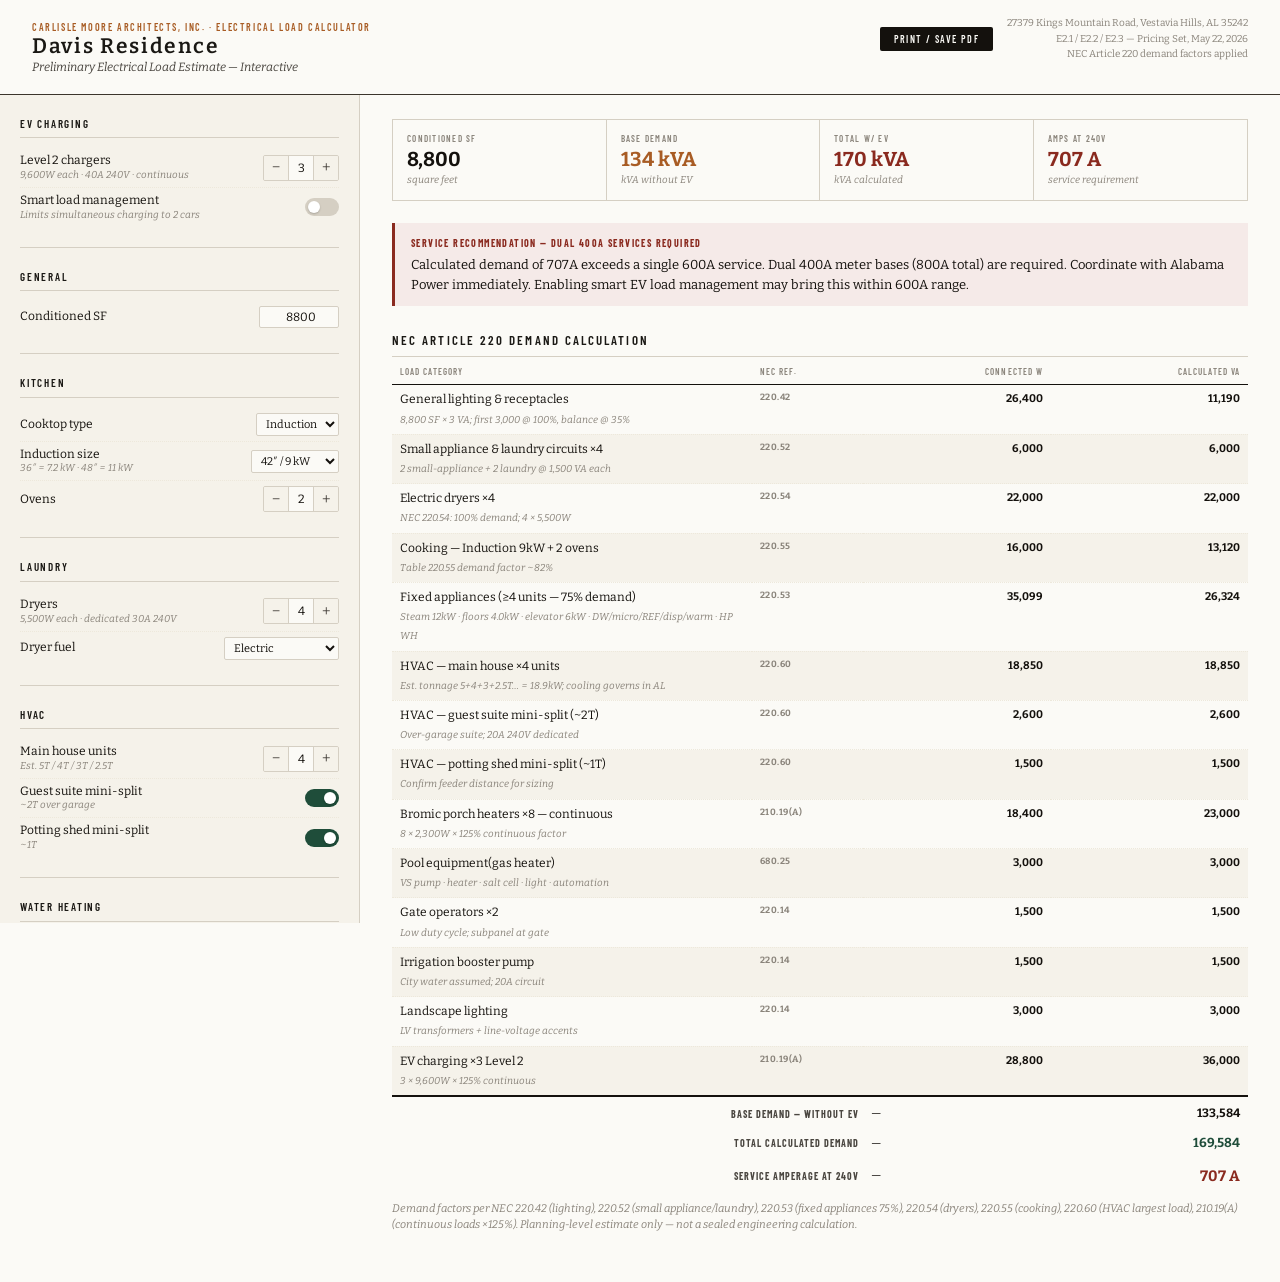
<file: Davis_Loads.html>
<!DOCTYPE html>
<html lang="en">
<head>
<meta charset="UTF-8">
<meta name="viewport" content="width=device-width, initial-scale=1.0">
<title>Davis Residence · Electrical Load Calculator</title>
<link rel="preconnect" href="https://fonts.googleapis.com">
<link rel="preconnect" href="https://fonts.gstatic.com" crossorigin>
<link href="https://fonts.googleapis.com/css2?family=Bitter:ital,wght@0,400;0,500;0,600;0,700;1,400;1,600&family=Barlow+Condensed:wght@400;500;600;700&display=swap" rel="stylesheet">
<style>
  :root {
    --ink:              #14110d;
    --ink-soft:         #4a4640;
    --ink-faint:        #8a847b;
    --rule:             #d5cfc3;
    --rule-soft:        #ede8db;
    --paper:            #fbfaf6;
    --paper-2:          #f5f2ea;
    --paper-3:          #efebd8;
    --collected:        #1f4d3a;
    --collected-bright: #2f6b53;
    --collected-tint:   #e8efe5;
    --warn:             #8a2a1f;
    --warn-tint:        #f5eae8;
    --cma-accent:       #a85c24;
    --cma-accent-tint:  #f6ece1;
    --cma-accent-rule:  #d6b59a;
    --engraved:         #1a1814;
    --engraved-rule:    #3b352c;
    --letter-eng:       0.22em;
    --letter-label:     0.10em;
    --font-display:     'Bitter', Georgia, serif;
    --font-body:        'Bitter', Georgia, serif;
    --font-strap:       'Barlow Condensed', 'Helvetica Neue', Arial, sans-serif;
    --font-mono:        'Bitter', Georgia, serif;
  }

  *, *::before, *::after { box-sizing: border-box; margin: 0; padding: 0; }
  html { scroll-behavior: smooth; }

  body {
    background: var(--paper);
    color: var(--ink);
    font-family: var(--font-body);
    font-size: 14px;
    line-height: 1.6;
    min-height: 100vh;
  }

  /* ── MASTHEAD ── */
  .masthead {
    background: var(--paper);
    border-bottom: 1.5px solid var(--engraved-rule);
    padding: 16px 32px 14px;
    position: sticky;
    top: 0;
    z-index: 100;
    display: flex;
    align-items: center;
    justify-content: space-between;
    gap: 24px;
  }
  .masthead-left { display: flex; flex-direction: column; gap: 1px; }
  .masthead-eyebrow {
    font-family: var(--font-strap);
    font-size: 10px;
    font-weight: 600;
    letter-spacing: 0.16em;
    text-transform: uppercase;
    color: var(--cma-accent);
  }
  .masthead h1 {
    font-family: var(--font-display);
    font-weight: 600;
    font-size: 21px;
    letter-spacing: 0.08em;
    color: var(--engraved);
    line-height: 1;
  }
  .masthead-sub {
    font-family: var(--font-body);
    font-style: italic;
    font-size: 12px;
    color: var(--ink-soft);
  }
  .masthead-right {
    display: flex;
    flex-direction: column;
    align-items: flex-end;
    gap: 3px;
  }
  .masthead-meta {
    font-family: var(--font-body);
    font-size: 10px;
    color: var(--ink-faint);
    text-align: right;
    line-height: 1.55;
  }
  .save-indicator {
    font-family: var(--font-body);
    font-size: 9px;
    font-style: italic;
    color: var(--collected);
    letter-spacing: 0.03em;
    opacity: 0;
    transition: opacity 0.4s;
  }
  .save-indicator.visible { opacity: 1; }

  /* ── LAYOUT ── */
  .app-shell {
    display: grid;
    grid-template-columns: 360px 1fr;
    min-height: calc(100vh - 72px);
  }

  /* ── LEFT PANEL ── */
  .controls-panel {
    background: var(--paper-2);
    border-right: 1px solid var(--rule);
    padding: 20px 20px 48px;
    overflow-y: auto;
    max-height: calc(100vh - 72px);
    position: sticky;
    top: 72px;
  }

  .panel-section {
    margin-bottom: 20px;
    padding-bottom: 20px;
    border-bottom: 0.5px solid var(--rule);
  }
  .panel-section:last-child { border-bottom: none; margin-bottom: 0; }

  .panel-heading {
    font-family: var(--font-strap);
    font-weight: 600;
    font-size: 11px;
    letter-spacing: 0.16em;
    text-transform: uppercase;
    color: var(--engraved);
    margin-bottom: 10px;
    padding-bottom: 5px;
    border-bottom: 0.75px solid var(--rule);
  }

  .control-row {
    display: flex;
    align-items: center;
    justify-content: space-between;
    padding: 5px 0;
    border-bottom: 0.5px dotted var(--rule-soft);
    gap: 10px;
  }
  .control-row:last-child { border-bottom: none; }

  .control-label {
    font-family: var(--font-body);
    font-size: 12px;
    color: var(--ink);
    flex: 1;
    line-height: 1.3;
  }
  .control-label small {
    display: block;
    font-style: italic;
    font-size: 10px;
    color: var(--ink-faint);
  }

  /* Number input */
  .num-input {
    font-family: var(--font-body);
    font-size: 12px;
    background: var(--paper);
    border: 1px solid var(--rule);
    color: var(--ink);
    padding: 3px 7px;
    border-radius: 2px;
    width: 80px;
    text-align: right;
  }
  .num-input:focus {
    outline: none;
    border-color: var(--cma-accent-rule);
  }

  /* Toggle */
  .toggle { position: relative; display: inline-block; width: 34px; height: 18px; flex-shrink: 0; }
  .toggle input { opacity: 0; width: 0; height: 0; }
  .toggle-slider {
    position: absolute;
    inset: 0;
    background: var(--rule);
    border-radius: 18px;
    cursor: pointer;
    transition: background 0.2s;
  }
  .toggle-slider::before {
    content: '';
    position: absolute;
    width: 12px; height: 12px;
    left: 3px; top: 3px;
    background: white;
    border-radius: 50%;
    transition: transform 0.2s;
    box-shadow: 0 1px 2px rgba(0,0,0,0.2);
  }
  .toggle input:checked + .toggle-slider { background: var(--collected); }
  .toggle input:checked + .toggle-slider::before { transform: translateX(16px); }

  /* Stepper */
  .stepper { display: flex; align-items: center; border: 1px solid var(--rule); border-radius: 2px; overflow: hidden; flex-shrink: 0; }
  .stepper button {
    background: var(--paper-2);
    border: none;
    width: 24px; height: 24px;
    font-family: var(--font-body);
    font-size: 15px;
    color: var(--ink-soft);
    cursor: pointer;
    display: flex; align-items: center; justify-content: center;
    transition: background 0.15s;
    line-height: 1;
  }
  .stepper button:hover { background: var(--paper-3); color: var(--ink); }
  .stepper .stepper-val {
    font-family: var(--font-body);
    font-size: 12px;
    min-width: 26px;
    text-align: center;
    background: var(--paper);
    color: var(--ink);
    border-left: 1px solid var(--rule);
    border-right: 1px solid var(--rule);
    padding: 0 3px;
    line-height: 24px;
    height: 24px;
  }

  /* Select */
  .ctrl-select {
    font-family: var(--font-body);
    font-size: 11px;
    background: var(--paper);
    border: 1px solid var(--rule);
    color: var(--ink);
    padding: 3px 5px;
    border-radius: 2px;
    cursor: pointer;
    flex-shrink: 0;
  }

  /* ── RIGHT PANEL ── */
  .results-panel { padding: 24px 32px 48px; overflow-y: auto; }

  /* KPI strip */
  .kpi-strip {
    display: grid;
    grid-template-columns: repeat(4, 1fr);
    border: 1px solid var(--rule);
    margin-bottom: 22px;
  }
  .kpi { padding: 12px 14px; border-right: 1px solid var(--rule); }
  .kpi:last-child { border-right: none; }
  .kpi-label {
    font-family: var(--font-strap);
    font-size: 9px;
    font-weight: 600;
    letter-spacing: 0.14em;
    text-transform: uppercase;
    color: var(--ink-faint);
    margin-bottom: 3px;
  }
  .kpi-value {
    font-family: var(--font-display);
    font-size: 20px;
    font-weight: 700;
    color: var(--ink);
    line-height: 1;
    transition: color 0.3s;
  }
  .kpi-value.accent { color: var(--cma-accent); }
  .kpi-value.warn   { color: var(--warn); }
  .kpi-value.forest { color: var(--collected); }
  .kpi-sub { font-family: var(--font-body); font-style: italic; font-size: 10px; color: var(--ink-faint); margin-top: 3px; }

  /* Service banner */
  .service-banner {
    padding: 12px 16px;
    margin-bottom: 22px;
    border-left: 3px solid var(--cma-accent);
    background: var(--cma-accent-tint);
    transition: background 0.3s, border-color 0.3s;
  }
  .service-banner.green { border-left-color: var(--collected); background: var(--collected-tint); }
  .service-banner.red   { border-left-color: var(--warn);      background: var(--warn-tint); }
  .service-banner-label {
    font-family: var(--font-strap);
    font-size: 10px;
    font-weight: 700;
    letter-spacing: 0.14em;
    text-transform: uppercase;
    color: var(--cma-accent);
    margin-bottom: 4px;
    transition: color 0.3s;
  }
  .service-banner.green .service-banner-label { color: var(--collected); }
  .service-banner.red   .service-banner-label { color: var(--warn); }
  .service-banner-text { font-family: var(--font-body); font-size: 13px; color: var(--ink); line-height: 1.5; }

  /* Section heading */
  .results-section-heading {
    font-family: var(--font-strap);
    font-weight: 600;
    font-size: 13px;
    letter-spacing: 0.16em;
    text-transform: uppercase;
    color: var(--engraved);
    margin-bottom: 8px;
    padding-bottom: 5px;
    border-bottom: 1px solid var(--rule);
    margin-top: 24px;
  }
  .results-section-heading:first-of-type { margin-top: 0; }

  /* Load table */
  table.load-table { width: 100%; border-collapse: collapse; font-size: 12px; margin-bottom: 6px; }
  table.load-table thead th {
    font-family: var(--font-strap);
    font-size: 9px;
    font-weight: 600;
    letter-spacing: 0.12em;
    text-transform: uppercase;
    color: var(--ink-faint);
    border-bottom: 1.5px solid var(--ink);
    padding: 0 8px 5px;
    text-align: left;
  }
  table.load-table thead th.r { text-align: right; }
  table.load-table tbody tr { border-bottom: 0.5px dotted var(--rule-soft); transition: opacity 0.3s; }
  table.load-table tbody tr.disabled { opacity: 0.3; }
  table.load-table tbody tr:nth-child(even):not(.disabled) { background: var(--paper-2); }
  table.load-table tbody td { padding: 5px 8px; font-family: var(--font-body); font-size: 12px; vertical-align: top; }
  table.load-table tbody td.mono { font-family: var(--font-body); font-size: 11px; text-align: right; color: var(--ink-soft); white-space: nowrap; }
  table.load-table tbody td.mono.active { color: var(--ink); font-weight: 700; }
  table.load-table tbody td.tag {
    font-family: var(--font-body);
    font-size: 9px;
    font-weight: 700;
    text-transform: uppercase;
    letter-spacing: 0.06em;
    color: var(--ink-faint);
  }
  table.load-table tfoot tr:first-child td { border-top: 2px solid var(--ink); padding-top: 7px; }
  table.load-table tfoot td { padding: 5px 8px; font-family: var(--font-body); font-size: 12px; }
  table.load-table tfoot td.label {
    font-family: var(--font-strap);
    font-size: 10px;
    font-weight: 700;
    letter-spacing: 0.10em;
    text-transform: uppercase;
    color: var(--ink-soft);
    text-align: right;
    padding-right: 4px;
  }
  table.load-table tfoot td.total-val  { text-align: right; font-weight: 700; font-size: 13px; color: var(--collected); }
  table.load-table tfoot td.total-amps { text-align: right; font-weight: 700; font-size: 15px; color: var(--warn); }

  .nec-note { font-family: var(--font-body); font-style: italic; font-size: 11px; color: var(--ink-faint); margin-top: 8px; line-height: 1.5; }

  @keyframes flash { 0% { background: var(--cma-accent-tint); } 100% { background: transparent; } }
  .flash { animation: flash 0.5s ease-out; }

  ::-webkit-scrollbar { width: 4px; }
  ::-webkit-scrollbar-track { background: var(--paper-2); }
  ::-webkit-scrollbar-thumb { background: var(--rule); border-radius: 3px; }

  /* ── Print button ── */
  .print-btn {
    font-family: var(--font-strap);
    font-size: 10px;
    font-weight: 600;
    letter-spacing: 0.14em;
    text-transform: uppercase;
    color: var(--paper);
    background: var(--ink);
    border: none;
    padding: 6px 14px;
    cursor: pointer;
    border-radius: 2px;
    transition: background 0.15s;
    flex-shrink: 0;
  }
  .print-btn:hover { background: var(--cma-accent); }

  /* ── Print stylesheet ── */
  @media print {
    @page { size: letter; margin: 0.75in 0.85in; }

    * { -webkit-print-color-adjust: exact !important; print-color-adjust: exact !important; }

    body { background: white; font-size: 11px; }

    .masthead {
      position: static;
      border-bottom: 1.5px solid var(--engraved-rule);
      padding: 0 0 12pt 0;
      margin-bottom: 16pt;
    }
    .masthead-eyebrow { font-size: 8px; }
    .masthead h1 { font-size: 20px; }
    .save-indicator,
    .print-btn { display: none !important; }

    .app-shell {
      display: block;
    }
    .controls-panel { display: none !important; }
    .results-panel {
      padding: 0;
      overflow: visible;
    }

    .kpi-strip {
      border: 0.75px solid var(--rule);
      margin-bottom: 14pt;
      page-break-inside: avoid;
    }
    .kpi { padding: 10pt 12pt; }
    .kpi-value { font-size: 18px; }

    .service-banner {
      margin-bottom: 14pt;
      page-break-inside: avoid;
    }

    .results-section-heading { margin-top: 16pt; }

    table.load-table { font-size: 9.5px; }
    table.load-table thead th { font-size: 7.5px; padding-bottom: 4pt; }
    table.load-table tbody td { padding: 4pt 6pt; }
    table.load-table tfoot td { padding: 4pt 6pt; }
    table.load-table tfoot td.total-amps { font-size: 13px; }

    .nec-note { font-size: 9px; margin-top: 10pt; }

    /* Print footer */
    .print-footer {
      display: block !important;
      margin-top: 20pt;
      padding-top: 6pt;
      border-top: 0.5px solid var(--rule);
      font-family: var(--font-body);
      font-size: 8px;
      font-style: italic;
      color: var(--ink-faint);
    }
  }
  /* Hide print footer on screen */
  .print-footer { display: none; }
</style>
</head>
<body>

<header class="masthead">
  <div class="masthead-left">
    <div class="masthead-eyebrow">Carlisle Moore Architects, Inc. · Electrical Load Calculator</div>
    <h1>Davis Residence</h1>
    <div class="masthead-sub">Preliminary Electrical Load Estimate — Interactive</div>
  </div>
  <div class="masthead-right">
    <div style="display:flex;align-items:center;gap:14px;">
      <button class="print-btn" onclick="window.print()">Print / Save PDF</button>
      <div class="masthead-meta">
        27379 Kings Mountain Road, Vestavia Hills, AL 35242<br>
        E2.1 / E2.2 / E2.3 — Pricing Set, May 22, 2026<br>
        NEC Article 220 demand factors applied
      </div>
    </div>
    <div class="save-indicator" id="save-indicator">Saved</div>
  </div>
</header>

<div class="app-shell">

  <!-- LEFT: CONTROLS -->
  <aside class="controls-panel">

    <!-- EV CHARGING — top -->
    <div class="panel-section">
      <div class="panel-heading">EV Charging</div>
      <div class="control-row">
        <div class="control-label">Level 2 chargers<small>9,600W each · 40A 240V · continuous</small></div>
        <div class="stepper">
          <button onclick="step('ev',-1)">−</button>
          <div class="stepper-val" id="ev-val">3</div>
          <button onclick="step('ev',1)">+</button>
        </div>
      </div>
      <div class="control-row">
        <div class="control-label">Smart load management<small>Limits simultaneous charging to 2 cars</small></div>
        <label class="toggle"><input type="checkbox" id="ev-mgmt" onchange="save()"><span class="toggle-slider"></span></label>
      </div>
    </div>

    <!-- GENERAL -->
    <div class="panel-section">
      <div class="panel-heading">General</div>
      <div class="control-row">
        <div class="control-label">Conditioned SF</div>
        <input type="number" class="num-input" id="sf-input" value="8800" min="1000" max="30000" step="100" onchange="save()" oninput="save()">
      </div>
    </div>

    <!-- KITCHEN -->
    <div class="panel-section">
      <div class="panel-heading">Kitchen</div>
      <div class="control-row">
        <div class="control-label">Cooktop type</div>
        <select class="ctrl-select" id="cooktop-type" onchange="save()">
          <option value="induction">Induction</option>
          <option value="gas">Gas</option>
        </select>
      </div>
      <div class="control-row">
        <div class="control-label">Induction size<small>36″ = 7.2 kW · 48″ = 11 kW</small></div>
        <select class="ctrl-select" id="cooktop-size" onchange="save()">
          <option value="7200">36″ / 7.2 kW</option>
          <option value="9000" selected>42″ / 9 kW</option>
          <option value="11000">48″ / 11 kW</option>
        </select>
      </div>
      <div class="control-row">
        <div class="control-label">Ovens</div>
        <div class="stepper">
          <button onclick="step('ovens',-1)">−</button>
          <div class="stepper-val" id="ovens-val">2</div>
          <button onclick="step('ovens',1)">+</button>
        </div>
      </div>
    </div>

    <!-- LAUNDRY -->
    <div class="panel-section">
      <div class="panel-heading">Laundry</div>
      <div class="control-row">
        <div class="control-label">Dryers<small>5,500W each · dedicated 30A 240V</small></div>
        <div class="stepper">
          <button onclick="step('dryers',-1)">−</button>
          <div class="stepper-val" id="dryers-val">4</div>
          <button onclick="step('dryers',1)">+</button>
        </div>
      </div>
      <div class="control-row">
        <div class="control-label">Dryer fuel</div>
        <select class="ctrl-select" id="dryer-type" onchange="save()">
          <option value="electric" selected>Electric</option>
          <option value="gas">Gas (motor only)</option>
        </select>
      </div>
    </div>

    <!-- HVAC -->
    <div class="panel-section">
      <div class="panel-heading">HVAC</div>
      <div class="control-row">
        <div class="control-label">Main house units<small>Est. 5T / 4T / 3T / 2.5T</small></div>
        <div class="stepper">
          <button onclick="step('hvac',-1)">−</button>
          <div class="stepper-val" id="hvac-val">4</div>
          <button onclick="step('hvac',1)">+</button>
        </div>
      </div>
      <div class="control-row">
        <div class="control-label">Guest suite mini-split<small>~2T over garage</small></div>
        <label class="toggle"><input type="checkbox" id="hvac-guest" checked onchange="save()"><span class="toggle-slider"></span></label>
      </div>
      <div class="control-row">
        <div class="control-label">Potting shed mini-split<small>~1T</small></div>
        <label class="toggle"><input type="checkbox" id="hvac-shed" checked onchange="save()"><span class="toggle-slider"></span></label>
      </div>
    </div>

    <!-- WATER HEATING -->
    <div class="panel-section">
      <div class="panel-heading">Water Heating</div>
      <div class="control-row">
        <div class="control-label">Guest suite — heat pump WH<small>30A 240V · ~800W avg demand</small></div>
        <label class="toggle"><input type="checkbox" id="wh-guest" checked onchange="save()"><span class="toggle-slider"></span></label>
      </div>
      <div class="control-row">
        <div class="control-label">Main house — electric WH<small>Gas assumed by default</small></div>
        <label class="toggle"><input type="checkbox" id="wh-main" onchange="save()"><span class="toggle-slider"></span></label>
      </div>
    </div>

    <!-- SPA & COMFORT -->
    <div class="panel-section">
      <div class="panel-heading">Spa &amp; Comfort</div>
      <div class="control-row">
        <div class="control-label">Steam shower generator<small>12 kW · dedicated 50A 240V</small></div>
        <label class="toggle"><input type="checkbox" id="steam" checked onchange="save()"><span class="toggle-slider"></span></label>
      </div>
      <div class="control-row">
        <div class="control-label">Heated floor baths<small>~1,333W each</small></div>
        <div class="stepper">
          <button onclick="step('hfloor',-1)">−</button>
          <div class="stepper-val" id="hfloor-val">3</div>
          <button onclick="step('hfloor',1)">+</button>
        </div>
      </div>
      <div class="control-row">
        <div class="control-label">Bromic porch heaters<small>2,300W · continuous load</small></div>
        <div class="stepper">
          <button onclick="step('bromic',-1)">−</button>
          <div class="stepper-val" id="bromic-val">8</div>
          <button onclick="step('bromic',1)">+</button>
        </div>
      </div>
    </div>

    <!-- ELEVATOR & POOL -->
    <div class="panel-section">
      <div class="panel-heading">Elevator &amp; Pool</div>
      <div class="control-row">
        <div class="control-label">Elevator<small>~6,000W · 30A 240V</small></div>
        <label class="toggle"><input type="checkbox" id="elevator" checked onchange="save()"><span class="toggle-slider"></span></label>
      </div>
      <div class="control-row">
        <div class="control-label">Pool equipment</div>
        <label class="toggle"><input type="checkbox" id="pool" checked onchange="save()"><span class="toggle-slider"></span></label>
      </div>
      <div class="control-row">
        <div class="control-label">Pool heater type</div>
        <select class="ctrl-select" id="pool-heater" onchange="save()">
          <option value="gas" selected>Gas</option>
          <option value="heatpump">Electric Heat Pump</option>
        </select>
      </div>
    </div>

    <!-- SITE -->
    <div class="panel-section">
      <div class="panel-heading">Site &amp; Outbuildings</div>
      <div class="control-row">
        <div class="control-label">Gate operators × 2</div>
        <label class="toggle"><input type="checkbox" id="gates" checked onchange="save()"><span class="toggle-slider"></span></label>
      </div>
      <div class="control-row">
        <div class="control-label">Irrigation booster pump</div>
        <label class="toggle"><input type="checkbox" id="irrigation" checked onchange="save()"><span class="toggle-slider"></span></label>
      </div>
      <div class="control-row">
        <div class="control-label">Landscape lighting<small>LV transformers + line voltage</small></div>
        <label class="toggle"><input type="checkbox" id="landscape" checked onchange="save()"><span class="toggle-slider"></span></label>
      </div>
    </div>

  </aside>

  <!-- RIGHT: RESULTS -->
  <main class="results-panel">

    <div class="kpi-strip">
      <div class="kpi">
        <div class="kpi-label">Conditioned SF</div>
        <div class="kpi-value" id="kpi-sf">8,800</div>
        <div class="kpi-sub">square feet</div>
      </div>
      <div class="kpi">
        <div class="kpi-label">Base Demand</div>
        <div class="kpi-value accent" id="kpi-base">—</div>
        <div class="kpi-sub">kVA without EV</div>
      </div>
      <div class="kpi">
        <div class="kpi-label">Total w/ EV</div>
        <div class="kpi-value warn" id="kpi-total">—</div>
        <div class="kpi-sub">kVA calculated</div>
      </div>
      <div class="kpi">
        <div class="kpi-label">Amps at 240V</div>
        <div class="kpi-value warn" id="kpi-amps">—</div>
        <div class="kpi-sub">service requirement</div>
      </div>
    </div>

    <div class="service-banner" id="service-banner">
      <div class="service-banner-label" id="service-banner-label">Service Recommendation</div>
      <div class="service-banner-text" id="service-banner-text">Calculating…</div>
    </div>

    <div class="results-section-heading">NEC Article 220 Demand Calculation</div>
    <table class="load-table">
      <thead>
        <tr>
          <th style="width:42%">Load Category</th>
          <th style="width:13%">NEC Ref.</th>
          <th class="r" style="width:22%">Connected W</th>
          <th class="r" style="width:23%">Calculated VA</th>
        </tr>
      </thead>
      <tbody id="load-tbody"></tbody>
      <tfoot id="load-tfoot"></tfoot>
    </table>
    <p class="nec-note">Demand factors per NEC 220.42 (lighting), 220.52 (small appliance/laundry), 220.53 (fixed appliances 75%), 220.54 (dryers), 220.55 (cooking), 220.60 (HVAC largest load), 210.19(A) (continuous loads ×125%). Planning-level estimate only — not a sealed engineering calculation.</p>

  </main>
</div>

<script>
// ── Default state ──────────────────────────────────────────────────────────
const DEFAULTS = {
  sf: 8800,
  cooktopType: 'induction',
  cooktopSize: '9000',
  ovens: 2,
  dryers: 4,
  dryerType: 'electric',
  hvac: 4,
  hvacGuest: true,
  hvacShed: true,
  whGuest: true,
  whMain: false,
  steam: true,
  hfloor: 3,
  bromic: 8,
  elevator: true,
  pool: true,
  poolHeater: 'gas',
  gates: true,
  irrigation: true,
  landscape: true,
  ev: 3,
  evMgmt: false,
};

let state = { ...DEFAULTS };

// ── Persistence ────────────────────────────────────────────────────────────
const STORAGE_KEY = 'davis-elec-calc-v1';

function loadFromStorage() {
  try {
    const stored = localStorage.getItem(STORAGE_KEY);
    if (stored) {
      const parsed = JSON.parse(stored);
      state = { ...DEFAULTS, ...parsed };
    }
  } catch(e) { /* use defaults */ }
}

let saveTimer = null;
function save() {
  // Read all controls into state immediately
  readControls();
  calc();
  // Debounce the actual localStorage write
  clearTimeout(saveTimer);
  saveTimer = setTimeout(() => {
    try {
      localStorage.setItem(STORAGE_KEY, JSON.stringify(state));
      const ind = document.getElementById('save-indicator');
      ind.classList.add('visible');
      setTimeout(() => ind.classList.remove('visible'), 1800);
    } catch(e) {}
  }, 400);
}

function readControls() {
  state.sf          = parseInt(document.getElementById('sf-input').value) || 8800;
  state.cooktopType = document.getElementById('cooktop-type').value;
  state.cooktopSize = document.getElementById('cooktop-size').value;
  state.ovens       = parseInt(document.getElementById('ovens-val').textContent);
  state.dryers      = parseInt(document.getElementById('dryers-val').textContent);
  state.dryerType   = document.getElementById('dryer-type').value;
  state.hvac        = parseInt(document.getElementById('hvac-val').textContent);
  state.hvacGuest   = document.getElementById('hvac-guest').checked;
  state.hvacShed    = document.getElementById('hvac-shed').checked;
  state.whGuest     = document.getElementById('wh-guest').checked;
  state.whMain      = document.getElementById('wh-main').checked;
  state.steam       = document.getElementById('steam').checked;
  state.hfloor      = parseInt(document.getElementById('hfloor-val').textContent);
  state.bromic      = parseInt(document.getElementById('bromic-val').textContent);
  state.elevator    = document.getElementById('elevator').checked;
  state.pool        = document.getElementById('pool').checked;
  state.poolHeater  = document.getElementById('pool-heater').value;
  state.gates       = document.getElementById('gates').checked;
  state.irrigation  = document.getElementById('irrigation').checked;
  state.landscape   = document.getElementById('landscape').checked;
  state.ev          = parseInt(document.getElementById('ev-val').textContent);
  state.evMgmt      = document.getElementById('ev-mgmt').checked;
}

function applyStateToControls() {
  document.getElementById('sf-input').value        = state.sf;
  document.getElementById('cooktop-type').value    = state.cooktopType;
  document.getElementById('cooktop-size').value    = state.cooktopSize;
  document.getElementById('ovens-val').textContent = state.ovens;
  document.getElementById('dryers-val').textContent= state.dryers;
  document.getElementById('dryer-type').value      = state.dryerType;
  document.getElementById('hvac-val').textContent  = state.hvac;
  document.getElementById('hvac-guest').checked    = state.hvacGuest;
  document.getElementById('hvac-shed').checked     = state.hvacShed;
  document.getElementById('wh-guest').checked      = state.whGuest;
  document.getElementById('wh-main').checked       = state.whMain;
  document.getElementById('steam').checked         = state.steam;
  document.getElementById('hfloor-val').textContent= state.hfloor;
  document.getElementById('bromic-val').textContent= state.bromic;
  document.getElementById('elevator').checked      = state.elevator;
  document.getElementById('pool').checked          = state.pool;
  document.getElementById('pool-heater').value     = state.poolHeater;
  document.getElementById('gates').checked         = state.gates;
  document.getElementById('irrigation').checked    = state.irrigation;
  document.getElementById('landscape').checked     = state.landscape;
  document.getElementById('ev-val').textContent    = state.ev;
  document.getElementById('ev-mgmt').checked       = state.evMgmt;
}

// ── Steppers ───────────────────────────────────────────────────────────────
const stepConfig = {
  ovens:  { min:0, max:4,  key:'ovens'  },
  dryers: { min:0, max:6,  key:'dryers' },
  hvac:   { min:0, max:8,  key:'hvac'   },
  hfloor: { min:0, max:8,  key:'hfloor' },
  bromic: { min:0, max:16, key:'bromic' },
  ev:     { min:0, max:6,  key:'ev'     },
};
function step(id, delta) {
  const cfg = stepConfig[id];
  state[cfg.key] = Math.max(cfg.min, Math.min(cfg.max, state[cfg.key] + delta));
  document.getElementById(id + '-val').textContent = state[cfg.key];
  save();
}

// ── Calculation ────────────────────────────────────────────────────────────
function fmt(n)   { return n === 0 ? '—' : n.toLocaleString(); }

function calcLighting(sf) {
  const connected = sf * 3;
  const calc = 3000 + Math.max(0, connected - 3000) * 0.35;
  return { connected, calculated: Math.round(calc) };
}

function calcCooking(type, sizeW, ovens) {
  const cooktopW = type === 'gas' ? 0 : parseInt(sizeW);
  const ovenW    = ovens * 3500;
  const totalW   = cooktopW + ovenW;
  const calc     = Math.round(totalW * 0.82);
  return { connected: totalW, calculated: Math.max(0, calc) };
}

function calcDryers(count, type) {
  if (type === 'gas')     return { connected: count * 400,  calculated: count * 400 };
  // NEC 220.54: 1-4 = 100%, 5+ = 85%
  const w = count * 5500;
  const c = count <= 4 ? w : Math.round(w * 0.85);
  return { connected: w, calculated: c };
}

function calcHVAC(units) {
  const tons = [5, 4, 3, 2.5, 2, 1.5, 1.5, 1.5];
  const wpt  = 1300;
  let total  = 0;
  for (let i = 0; i < Math.min(units, tons.length); i++) total += tons[i] * wpt;
  return total;
}

function calc() {
  const sf = state.sf || 8800;
  const rows = [];

  // Lighting
  const lt = calcLighting(sf);
  rows.push({ label:'General lighting & receptacles', tag:'220.42', conn:lt.connected, calc:lt.calculated,
    note:`${sf.toLocaleString()} SF × 3 VA; first 3,000 @ 100%, balance @ 35%`, on:true });

  // Small appliance + laundry
  const lc = 3 + (state.hvacGuest ? 1 : 0);
  rows.push({ label:`Small appliance & laundry circuits ×${lc}`, tag:'220.52', conn:lc*1500, calc:lc*1500,
    note:`2 small-appliance + ${lc-2} laundry @ 1,500 VA each`, on:true });

  // Dryers
  const dr = calcDryers(state.dryers, state.dryerType);
  rows.push({ label:`${state.dryerType==='electric'?'Electric':'Gas'} dryers ×${state.dryers}`, tag:'220.54',
    conn:dr.connected, calc:dr.calculated,
    note:`NEC 220.54: ${state.dryers<=4?'100%':'85%'} demand; ${state.dryers} × ${state.dryerType==='electric'?'5,500':'400'}W`, on:state.dryers>0 });

  // Cooking
  const ck = calcCooking(state.cooktopType, state.cooktopSize, state.ovens);
  rows.push({ label:`Cooking — ${state.cooktopType==='induction'?`Induction ${parseInt(state.cooktopSize)/1000}kW`:'Gas cooktop'} + ${state.ovens} ovens`,
    tag:'220.55', conn:ck.connected, calc:ck.calculated,
    note:'Table 220.55 demand factor ~82%', on:ck.connected>0 });

  // Fixed appliances
  const steamW  = state.steam    ? 12000 : 0;
  const floorsW = state.hfloor  * 1333;
  const elevW   = state.elevator ? 6000  : 0;
  const whGW    = state.whGuest  ? 800   : 0;
  const whMW    = state.whMain   ? 4500  : 0;
  const fixConn = steamW + floorsW + elevW + 3600 + 3000 + 3000 + 1200 + 1500 + whGW + whMW;
  rows.push({ label:'Fixed appliances (≥4 units — 75% demand)', tag:'220.53',
    conn:fixConn, calc:Math.round(fixConn*0.75),
    note:`Steam ${steamW/1000}kW · floors ${(floorsW/1000).toFixed(1)}kW · elevator ${elevW/1000}kW · DW/micro/REF/disp/warm${whGW?' · HP WH':''}${whMW?' · elec WH main':''}`,
    on:fixConn>0 });

  // HVAC main
  const hmW = calcHVAC(state.hvac);
  rows.push({ label:`HVAC — main house ×${state.hvac} units`, tag:'220.60', conn:hmW, calc:hmW,
    note:`Est. tonnage 5+4+3+2.5T… = ${(hmW/1000).toFixed(1)}kW; cooling governs in AL`, on:state.hvac>0 });

  // HVAC guest
  if (state.hvacGuest) rows.push({ label:'HVAC — guest suite mini-split (~2T)', tag:'220.60',
    conn:2600, calc:2600, note:'Over-garage suite; 20A 240V dedicated', on:true });

  // HVAC shed
  if (state.hvacShed) rows.push({ label:'HVAC — potting shed mini-split (~1T)', tag:'220.60',
    conn:1500, calc:1500, note:'Confirm feeder distance for sizing', on:true });

  // Bromic
  if (state.bromic > 0) {
    const bW = state.bromic * 2300;
    rows.push({ label:`Bromic porch heaters ×${state.bromic} — continuous`, tag:'210.19(A)',
      conn:bW, calc:Math.round(bW*1.25),
      note:`${state.bromic} × 2,300W × 125% continuous factor`, on:true });
  }

  // Pool
  if (state.pool) {
    const pW = 3000 + (state.poolHeater==='heatpump' ? 6000 : 0);
    rows.push({ label:`Pool equipment${state.poolHeater==='heatpump'?' + electric heat pump':'(gas heater)'}`, tag:'680.25',
      conn:pW, calc:pW, note:'VS pump · heater · salt cell · light · automation', on:true });
  }

  // Site
  if (state.gates)      rows.push({ label:'Gate operators ×2',          tag:'220.14', conn:1500, calc:1500, note:'Low duty cycle; subpanel at gate', on:true });
  if (state.irrigation) rows.push({ label:'Irrigation booster pump',     tag:'220.14', conn:1500, calc:1500, note:'City water assumed; 20A circuit',   on:true });
  if (state.landscape)  rows.push({ label:'Landscape lighting',          tag:'220.14', conn:3000, calc:3000, note:'LV transformers + line-voltage accents', on:true });

  const baseTotal = rows.filter(r=>r.on).reduce((s,r)=>s+r.calc, 0);

  // EV
  let evCalc = 0;
  if (state.ev > 0) {
    const simul = state.evMgmt ? Math.min(state.ev, 2) : state.ev;
    evCalc = Math.round(simul * 9600 * 1.25);
  }
  const grandTotal = baseTotal + evCalc;
  const baseAmps   = Math.round(baseTotal  / 240);
  const totalAmps  = Math.round(grandTotal / 240);

  // ── Render table ──
  const tbody = document.getElementById('load-tbody');
  tbody.innerHTML = rows.map(r => `
    <tr class="${r.on?'':'disabled'}">
      <td>${r.label}<br><span style="font-style:italic;font-size:10px;color:var(--ink-faint);">${r.note}</span></td>
      <td class="tag">${r.tag}</td>
      <td class="mono ${r.on?'active':''}">${r.on?fmt(r.conn):'—'}</td>
      <td class="mono ${r.on?'active':''}">${r.on?fmt(r.calc):'—'}</td>
    </tr>`).join('');

  if (state.ev > 0) {
    const simul = state.evMgmt ? Math.min(state.ev, 2) : state.ev;
    tbody.innerHTML += `
      <tr>
        <td>EV charging ×${state.ev} Level 2${state.evMgmt?' — load managed':''}
          <br><span style="font-style:italic;font-size:10px;color:var(--ink-faint);">
          ${state.evMgmt
            ? `Load mgmt: ${simul} simultaneous × 9,600W × 125%`
            : `${state.ev} × 9,600W × 125% continuous`}
          </span></td>
        <td class="tag">210.19(A)</td>
        <td class="mono active">${fmt(state.ev*9600)}</td>
        <td class="mono active">${fmt(evCalc)}</td>
      </tr>`;
  }

  document.getElementById('load-tfoot').innerHTML = `
    <tr>
      <td class="label" colspan="2">Base demand — without EV</td>
      <td class="mono">—</td>
      <td class="mono" style="text-align:right;font-weight:700;color:var(--ink);">${fmt(baseTotal)}</td>
    </tr>
    <tr>
      <td class="label" colspan="2">Total calculated demand</td>
      <td class="mono">—</td>
      <td class="mono total-val">${fmt(grandTotal)}</td>
    </tr>
    <tr>
      <td class="label" colspan="2">Service amperage at 240V</td>
      <td class="mono">—</td>
      <td class="mono total-amps">${totalAmps.toLocaleString()} A</td>
    </tr>`;

  // ── KPI ──
  animateVal('kpi-sf',    sf.toLocaleString());
  animateVal('kpi-base',  (baseTotal/1000).toFixed(0)+' kVA');
  animateVal('kpi-total', (grandTotal/1000).toFixed(0)+' kVA');
  animateVal('kpi-amps',  totalAmps.toLocaleString()+' A');

  // ── Banner ──
  const banner = document.getElementById('service-banner');
  const bLabel = document.getElementById('service-banner-label');
  const bText  = document.getElementById('service-banner-text');
  banner.className = 'service-banner';
  if (totalAmps <= 320) {
    banner.classList.add('green');
    bLabel.textContent = 'Service Recommendation — 200A or 320A';
    bText.textContent  = `Calculated demand of ${totalAmps}A fits within a 320A service with headroom. Verify with electrician.`;
  } else if (totalAmps <= 400) {
    banner.classList.add('green');
    bLabel.textContent = 'Service Recommendation — 400A';
    bText.textContent  = `Calculated demand of ${totalAmps}A fits within a single 400A service with moderate headroom.`;
  } else if (totalAmps <= 500) {
    bLabel.textContent = 'Service Recommendation — 400A Tight · Consider 600A';
    bText.textContent  = `Calculated demand of ${totalAmps}A is at or above a 400A service. A 600A service is recommended. Contact Alabama Power early regarding transformer sizing.`;
  } else if (totalAmps <= 650) {
    banner.classList.add('red');
    bLabel.textContent = 'Service Recommendation — 600A Required';
    bText.textContent  = `Calculated demand of ${totalAmps}A exceeds a 400A service. 600A is required.${state.evMgmt?' Smart load management is active — ensure it is engineered, not bolted on later.':' Consider enabling smart EV load management.'}`;
  } else {
    banner.classList.add('red');
    bLabel.textContent = 'Service Recommendation — Dual 400A Services Required';
    bText.textContent  = `Calculated demand of ${totalAmps}A exceeds a single 600A service. Dual 400A meter bases (800A total) are required. Coordinate with Alabama Power immediately.${!state.evMgmt?' Enabling smart EV load management may bring this within 600A range.':''}`;
  }
}

function animateVal(id, val) {
  const el = document.getElementById(id);
  if (el.textContent !== val) {
    el.textContent = val;
    el.classList.remove('flash');
    void el.offsetWidth;
    el.classList.add('flash');
  }
}

// ── Init ───────────────────────────────────────────────────────────────────
loadFromStorage();
applyStateToControls();
calc();
</script>
</body>
</html>
</file>
